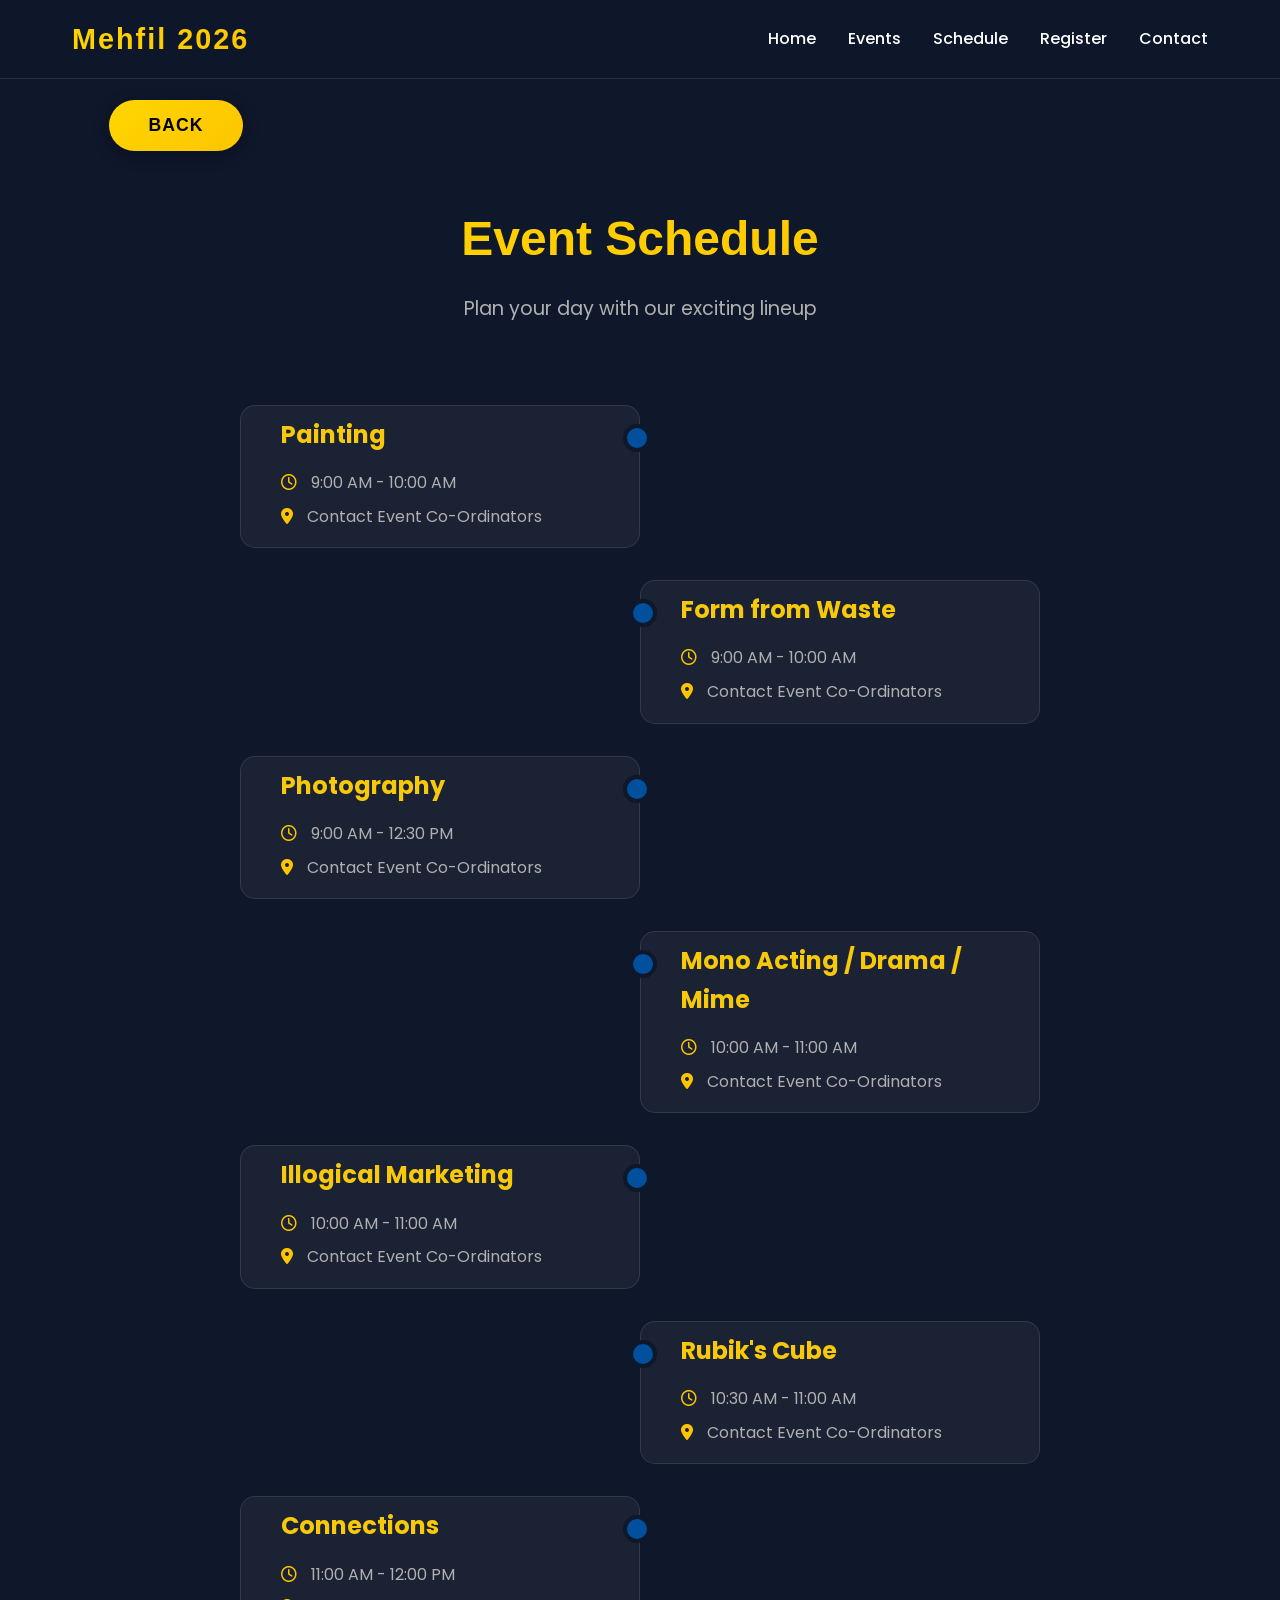
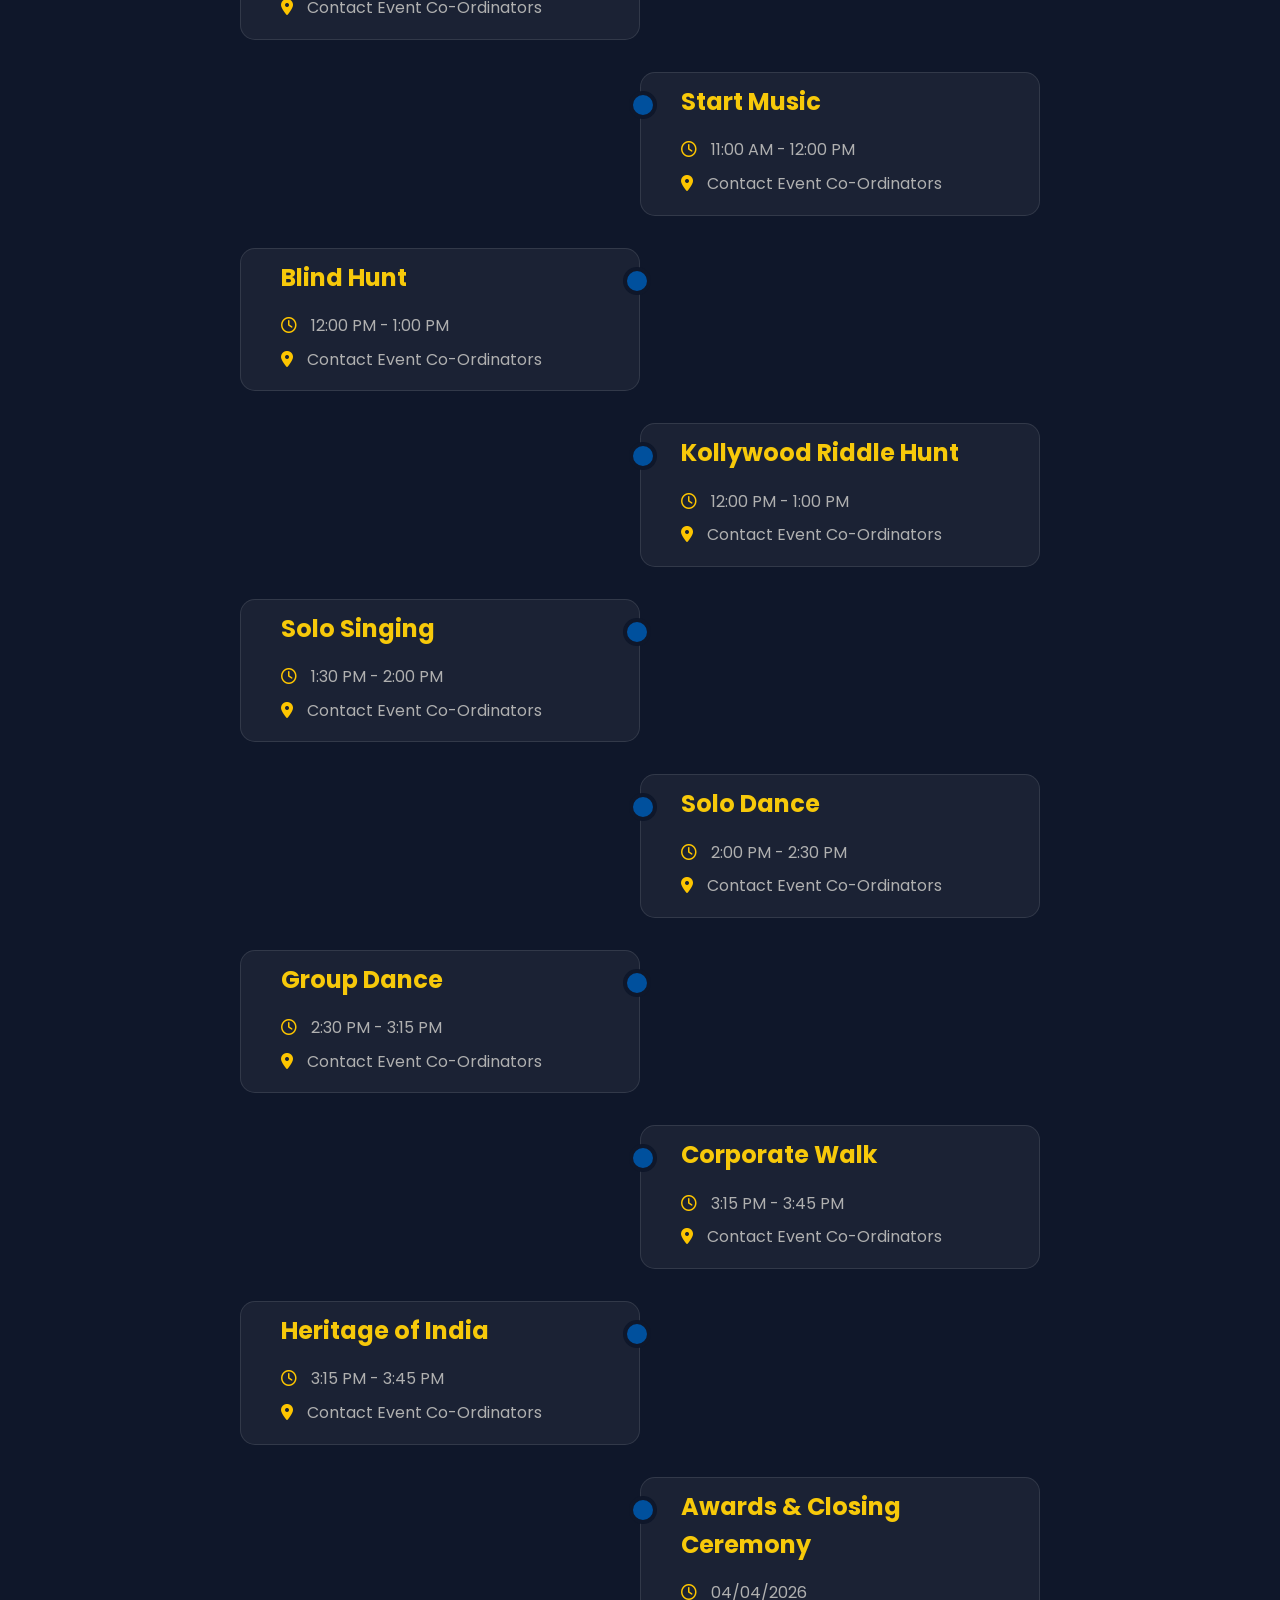
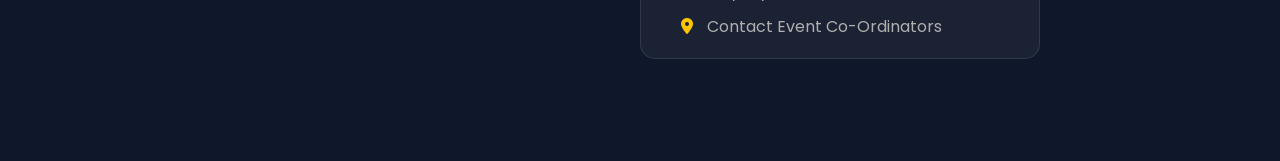
<file: schedule.html>
<!DOCTYPE html>
<html lang="en">

<head>
    <meta charset="UTF-8">
    <meta name="viewport" content="width=device-width, initial-scale=1.0">
    <title>Mehfil 2026 - Schedule</title>

    <link rel="stylesheet" href="style.css">

    <!-- Font Awesome -->
    <link rel="stylesheet"
        href="https://cdnjs.cloudflare.com/ajax/libs/font-awesome/6.0.0/css/all.min.css">

    <!-- Fonts -->
    <link
        href="https://fonts.googleapis.com/css2?family=Poppins:wght@300;400;500;600;700&display=swap"
        rel="stylesheet">
</head>

<body>

    <!-- ✅ LOADER -->
    <div id="loader">
        <div class="spinner"></div>
        <h2>Loading Mehfil 2026...</h2>
    </div>

    <!-- ✅ HEADER -->
    <header id="header">
        <div class="container">
            <div class="logo">
                <h1>Mehfil 2026</h1>
            </div>

            <nav id="nav-menu">
                <ul>
                    <li><a href="index.html#home">Home</a></li>
                    <li><a href="index.html#events">Events</a></li>
                    <li><a href="index.html#schedule">Schedule</a></li>
                    <li><a href="index.html#register">Register</a></li>
                    <li><a href="index.html#contact">Contact</a></li>
                </ul>
            </nav>

            <!-- ✅ HAMBURGER -->
            <div class="hamburger" id="hamburger">
                <span></span>
                <span></span>
                <span></span>
            </div>
        </div>
    </header>

        <!-- Schedule Section -->
    <section id="schedule" class="schedule">
        <div class="container">
            <div class="section-header">
                <a href="index.html#schedule"> <button style="margin-bottom: 20px; margin-right: 80%; " class="btn-primary">Back</button></a>
                <h2 class="fade-in">Event Schedule</h2>
                <p class="fade-in">Plan your day with our exciting lineup</p>
                 
            </div>

            <div class="timeline">
                <div class="timeline-item fade-in">
                    <div class="timeline-dot"></div>
                    <div class="timeline-content">
                        <h3>Painting</h3>
                        <p><i class="far fa-clock"></i> 9:00 AM - 10:00 AM</p>
                        <p><i class="fas fa-map-marker-alt"></i> Contact Event Co-Ordinators</p>
                    </div>
                </div>

                <div class="timeline-item fade-in">
                    <div class="timeline-dot"></div>
                    <div class="timeline-content">
                        <h3>Form from Waste</h3>
                        <p><i class="far fa-clock"></i> 9:00 AM - 10:00 AM</p>
                        <p><i class="fas fa-map-marker-alt"></i> Contact Event Co-Ordinators</p>
                    </div>
                </div>

                <div class="timeline-item fade-in">
                    <div class="timeline-dot"></div>
                    <div class="timeline-content">
                        <h3>Photography</h3>
                        <p><i class="far fa-clock"></i> 9:00 AM - 12:30 PM</p>
                        <p><i class="fas fa-map-marker-alt"></i> Contact Event Co-Ordinators</p>
                    </div>
                </div>

                <div class="timeline-item fade-in">
                    <div class="timeline-dot"></div>
                    <div class="timeline-content">
                        <h3>Mono Acting / Drama / Mime</h3>
                        <p><i class="far fa-clock"></i> 10:00 AM - 11:00 AM</p>
                        <p><i class="fas fa-map-marker-alt"></i> Contact Event Co-Ordinators</p>
                    </div>
                </div>

                <div class="timeline-item fade-in">
                    <div class="timeline-dot"></div>
                    <div class="timeline-content">
                        <h3>Illogical Marketing</h3>
                        <p><i class="far fa-clock"></i> 10:00 AM - 11:00 AM</p>
                        <p><i class="fas fa-map-marker-alt"></i> Contact Event Co-Ordinators</p>
                    </div>
                </div>

                <div class="timeline-item fade-in">
                    <div class="timeline-dot"></div>
                    <div class="timeline-content">
                        <h3>Rubik's Cube</h3>
                        <p><i class="far fa-clock"></i> 10:30 AM - 11:00 AM</p>
                        <p><i class="fas fa-map-marker-alt"></i> Contact Event Co-Ordinators</p>
                    </div>
                </div>

                <div class="timeline-item fade-in">
                    <div class="timeline-dot"></div>
                    <div class="timeline-content">
                        <h3>Connections</h3>
                        <p><i class="far fa-clock"></i> 11:00 AM - 12:00 PM</p>
                        <p><i class="fas fa-map-marker-alt"></i> Contact Event Co-Ordinators</p>
                    </div>
                </div>

                <div class="timeline-item fade-in">
                    <div class="timeline-dot"></div>
                    <div class="timeline-content">
                        <h3>Start Music</h3>
                        <p><i class="far fa-clock"></i> 11:00 AM - 12:00 PM</p>
                        <p><i class="fas fa-map-marker-alt"></i> Contact Event Co-Ordinators</p>
                    </div>
                </div>


                <div class="timeline-item fade-in">
                    <div class="timeline-dot"></div>
                    <div class="timeline-content">
                        <h3>Blind Hunt </h3>
                        <p><i class="far fa-clock"></i> 12:00 PM - 1:00 PM</p>
                        <p><i class="fas fa-map-marker-alt"></i> Contact Event Co-Ordinators</p>
                    </div>
                </div>



                <div class="timeline-item fade-in">
                    <div class="timeline-dot"></div>
                    <div class="timeline-content">
                        <h3>Kollywood Riddle Hunt</h3>
                        <p><i class="far fa-clock"></i> 12:00 PM - 1:00 PM</p>
                        <p><i class="fas fa-map-marker-alt"></i> Contact Event Co-Ordinators</p>
                    </div>
                </div>







                <div class="timeline-item fade-in">
                    <div class="timeline-dot"></div>
                    <div class="timeline-content">
                        <h3>Solo Singing</h3>
                        <p><i class="far fa-clock"></i> 1:30 PM - 2:00 PM</p>
                        <p><i class="fas fa-map-marker-alt"></i> Contact Event Co-Ordinators</p>
                    </div>
                </div>

                <div class="timeline-item fade-in">
                    <div class="timeline-dot"></div>
                    <div class="timeline-content">
                        <h3>Solo Dance</h3>
                        <p><i class="far fa-clock"></i> 2:00 PM - 2:30 PM</p>
                        <p><i class="fas fa-map-marker-alt"></i> Contact Event Co-Ordinators</p>
                    </div>
                </div>

                <div class="timeline-item fade-in">
                    <div class="timeline-dot"></div>
                    <div class="timeline-content">
                        <h3>Group Dance</h3>
                        <p><i class="far fa-clock"></i> 2:30 PM - 3:15 PM</p>
                        <p><i class="fas fa-map-marker-alt"></i> Contact Event Co-Ordinators</p>
                    </div>
                </div>

                <div class="timeline-item fade-in">
                    <div class="timeline-dot"></div>
                    <div class="timeline-content">
                        <h3>Corporate Walk</h3>
                        <p><i class="far fa-clock"></i> 3:15 PM - 3:45 PM</p>
                        <p><i class="fas fa-map-marker-alt"></i> Contact Event Co-Ordinators</p>
                    </div>
                </div>

                <div class="timeline-item fade-in">
                    <div class="timeline-dot"></div>
                    <div class="timeline-content">
                        <h3>Heritage of India</h3>
                        <p><i class="far fa-clock"></i> 3:15 PM - 3:45 PM </p>
                        <p><i class="fas fa-map-marker-alt"></i> Contact Event Co-Ordinators</p>
                    </div>
                </div>

                <div class="timeline-item fade-in">
                    <div class="timeline-dot"></div>
                    <div class="timeline-content">
                        <h3>Awards & Closing Ceremony</h3>
                        <p><i class="far fa-clock"></i> 04/04/2026</p>
                        <p><i class="fas fa-map-marker-alt"></i> Contact Event Co-Ordinators</p>
                    </div>
                </div>
            </div>
        </div>
    </section>

    <!-- ✅ JAVASCRIPT -->
    <script>
        // 🔥 LOADER FIX
        window.addEventListener("load", function () {
            document.getElementById("loader").style.display = "none";
        });

        // 🔥 HAMBURGER MENU FIX
        const hamburger = document.getElementById("hamburger");
        const navMenu = document.getElementById("nav-menu");

        hamburger.addEventListener("click", () => {
            navMenu.classList.toggle("active");
            hamburger.classList.toggle("open");
        });
    </script>

</body>

</html>
</file>
<file: style.css>
/* CSS Variables */
:root {
    --primary-gradient: linear-gradient(135deg, #ffd500 0%, #fdc500 100%);
    --primary-color: #00509d;
    --secondary-color: #003f88;
    --accent-color: #ffd500;
    --header-height: 72px;
    --neon-cyan: #fdc500;
    --text-color: #ffffff;
    --text-secondary: #b0b0b0;
    --bg-color: #0f172a;
    --card-bg: rgba(255, 255, 255, 0.05);
    --border-color: rgba(255, 255, 255, 0.1);
    --shadow: 0 8px 32px rgba(0, 0, 0, 0.3);
    --transition: all 0.3s ease;
}


/* Reset and Base Styles */
* {
    margin: 0;
    padding: 0; 
    box-sizing: border-box;
}

/* Smooth scrolling and best-practice rendering hints */
html {
    scroll-behavior: smooth;
    -webkit-font-smoothing: antialiased;
    -moz-osx-font-smoothing: grayscale;
}

body {
    font-family: 'Poppins', sans-serif;
    background-color: var(--bg-color);
    color: var(--text-color);
    line-height: 1.6;
    overflow-x: hidden;
    transition: var(--transition);
}

.container {
    max-width: 1200px;
    margin: 0 auto;
    padding: 0 20px;
}

/* Loading Animation */
#loader {
    position: fixed;
    top: 0;
    left: 0;
    width: 100%;
    height: 100%;
    background: var(--bg-color);
    display: flex;
    flex-direction: column;
    justify-content: center;
    align-items: center;
    z-index: 9999;
    transition: var(--transition);
}

.spinner {
    width: 50px;
    height: 50px;
    border: 5px solid var(--border-color);
    border-top: 5px solid var(--primary-color);
    border-radius: 50%;
    animation: spin 1s linear infinite;
    margin-bottom: 20px;
}

@keyframes spin {
    0% { transform: rotate(0deg); }
    100% { transform: rotate(360deg); }
}

#loader h2 {
    font-family: 'Montserrat', sans-serif;
    font-size: 1.5rem;
    font-weight: 600;
    background: var(--primary-gradient);
    -webkit-background-clip: text;
    -webkit-text-fill-color: transparent;
    background-clip: text;
}

/* Header */
header {
    position: fixed;
    top: 0;
    left: 0;
    width: 100%;
    background: rgba(15, 23, 42, 0.9);
    backdrop-filter: blur(10px);
    z-index: 1000;
    transition: var(--transition);
    border-bottom: 1px solid var(--border-color);
}

header.scrolled {
    background: rgba(15, 23, 42, 0.95);
    box-shadow: var(--shadow);
}

header .container {
    display: flex;
    justify-content: space-between;
    align-items: center;
    padding: 1rem 2rem;
}

.logo h1 {
    font-family: 'Montserrat', sans-serif;
    font-size: 1.8rem;
    font-weight: 800;
    background: var(--primary-gradient);
    -webkit-background-clip: text;
    -webkit-text-fill-color: transparent;
    background-clip: text;
    letter-spacing: 2px;
}

nav ul {
    display: flex;
    list-style: none;
    gap: 2rem;
}

nav ul li a {
    color: var(--text-color);
    text-decoration: none;
    font-weight: 500;
    position: relative;
    transition: var(--transition);
}

nav ul li a:hover {
    color: var(--primary-color);
}

nav ul li a::after {
    content: '';
    position: absolute;
    bottom: -5px;
    left: 0;
    width: 0;
    height: 2px;
    background: var(--primary-gradient);
    transition: var(--transition);
}

nav ul li a:hover::after {
    width: 100%;
}


.hamburger {
    display: none;
    flex-direction: column;
    cursor: pointer;
}

.hamburger span {
    width: 25px;
    height: 3px;
    background: var(--text-color);
    margin: 3px 0;
    transition: 0.3s;
    border-radius: 2px;
}

/* Mobile navigation: show hamburger and turn nav into an overlay */
@media (max-width: 768px) {
    .hamburger {
        display: flex;
        z-index: 1100;
    }

    nav {
        position: fixed;
        top: var(--header-height);
        left: 0;
        right: 0;
        bottom: 0;
        background: rgba(15, 23, 42, 0.98);
        backdrop-filter: blur(8px);
        display: none; /* shown when active */
        flex-direction: column;
        padding: 1.5rem 1.25rem;
        overflow-y: auto;
    }

    nav.active {
        display: flex;
    }

    nav ul {
        flex-direction: column;
        gap: 1rem;
        align-items: flex-start;
    }

    nav ul li a {
        font-size: 1.05rem;
        padding: 0.5rem 0;
    }

    .hamburger.active span:nth-child(1) {
        transform: translateY(6px) rotate(45deg);
    }

    .hamburger.active span:nth-child(2) {
        opacity: 0;
    }

    .hamburger.active span:nth-child(3) {
        transform: translateY(-6px) rotate(-45deg);
    }
}

/* Hero Section */
.hero {
    min-height: 100vh;
    display: flex;
    align-items: center;
    justify-content: center;
    text-align: center;
    position: relative;
    overflow: hidden;
}

.hero::before {
    content: '';
    position: absolute;
    top: 0;
    left: 0;
    width: 100%;
    height: 100%;
    background: radial-gradient(circle at center, rgba(0, 80, 157, 0.3) 0%, transparent 50%);
    z-index: -1;
}

.hero-content {
    max-width: 800px;
    z-index: 1;
}

.hero-content h1 {
    font-family: 'Montserrat', sans-serif;
    font-size: clamp(2rem, 6vw, 4rem);
    font-weight: 800;
    margin-bottom: 1rem;
    line-height: 1.2;
}

.hero-content h1 span {
    background: var(--primary-gradient);
    -webkit-background-clip: text;
    -webkit-text-fill-color: transparent;
    background-clip: text;
}

.hero-content p {
    font-size: 1.2rem;
    color: var(--text-secondary);
    margin-bottom: 3rem;
}

.hero-stats {
    display: flex;
    justify-content: center;
    gap: 3rem;
    margin-bottom: 2rem;
    flex-wrap: wrap;
}

.hero-vibe {
    text-align: center;
    margin-bottom: 3rem;
}

.hero-vibe h3 {
    font-size: 2.5rem;
    font-weight: 800;
    background: var(--primary-gradient);
    -webkit-background-clip: text;
    -webkit-text-fill-color: transparent;
    background-clip: text;
    text-transform: uppercase;
    letter-spacing: 2px;
}

.stat {
    text-align: center;
}

.stat h3 {
    font-size: 2.5rem;
    font-weight: 700;
    background: var(--primary-gradient);
    -webkit-background-clip: text;
    -webkit-text-fill-color: transparent;
    background-clip: text;
}

.stat p {
    font-size: 0.9rem;
    color: var(--text-secondary);
    text-transform: uppercase;
    letter-spacing: 1px;
}

/* Buttons */
.btn-primary {
    background: var(--primary-gradient);
    color: black;
    padding: 15px 40px;
    border: none;
    border-radius: 50px;
    font-size: 1.1rem;
    font-weight: 600;
    text-decoration: none;
    cursor: pointer;
    transition: var(--transition);
    box-shadow: 0 4px 15px rgba(0, 8, 20, 0.4);
    text-transform: uppercase;
    letter-spacing: 1px;
}

.btn-primary:hover {
    transform: translateY(-3px);
    box-shadow: 0 8px 25px rgba(0, 8, 20, 0.6);
}

.btn-secondary {
    background: transparent;
    color: var(--text-color);
    padding: 12px 30px;
    border: 1px solid var(--border-color);
    border-radius: 50px;
    font-size: 1rem;
    font-weight: 600;
    cursor: pointer;
    transition: var(--transition);
    text-transform: uppercase;
    letter-spacing: 1px;
}

.btn-secondary:hover {
    background: var(--card-bg);
    border-color: var(--primary-color);
    transform: translateY(-2px);
}

/* Sections */
section {
    padding: 100px 0;
}

.section-header {
    text-align: center;
    margin-bottom: 5rem;
}

.section-header h2 {
    font-family: 'Montserrat', sans-serif;
    font-size: 3rem;
    font-weight: 700;
    margin-bottom: 1rem;
    background: var(--primary-gradient);
    -webkit-background-clip: text;
    -webkit-text-fill-color: transparent;
    background-clip: text;
}

.section-header p {
    font-size: 1.2rem;
    color: var(--text-secondary);
}

/* Filter Container */
.filter-container {
    display: flex;
    justify-content: center;
    gap: 1rem;
    margin-bottom: 3rem;
    flex-wrap: wrap;
}

.filter-btn {
    background: var(--card-bg);
    border: 1px solid var(--border-color);
    color: var(--text-color);
    padding: 10px 20px;
    border-radius: 50px;
    font-size: 1rem;
    font-weight: 600;
    cursor: pointer;
    transition: var(--transition);
    text-transform: uppercase;
    letter-spacing: 1px;
}

.filter-btn:hover {
    background: var(--primary-gradient);
    border-color: var(--primary-color);
    transform: translateY(-2px);
}

.filter-btn.active {
    background: var(--primary-gradient);
    border-color: var(--primary-color);
    color: black;
}

/* Events Grid */
.events-grid {
    display: grid;
    grid-template-columns: repeat(auto-fill, minmax(300px, 1fr));
    gap: 2rem;
}

/* Flip Card Styles - Cross-browser Fixed */
.event-card {
    perspective: 1000px;
    -webkit-perspective: 1000px;
    perspective-origin: 50% 50%;
    -webkit-perspective-origin: 50% 50%;
    position: relative;
    height: 320px; /* Fixed height for consistent flipping */
    cursor: pointer;
}

.event-card-inner {
    position: relative;
    width: 100%;
    height: 100%;
    text-align: center;
    transition: transform 0.8s cubic-bezier(0.68, -0.55, 0.265, 1.55);
    transform-style: preserve-3d;
    -webkit-transform-style: preserve-3d;
    transform: translateZ(0);
    -webkit-transform: translateZ(0);
}

.event-card-inner.flipped {
    transform: rotateY(180deg);
    -webkit-transform: rotateY(180deg);
}

.event-card-front,
.event-card-back {
    position: absolute;
    width: 100%;
    height: 100%;
    backface-visibility: hidden;
    -webkit-backface-visibility: hidden;
    border-radius: 20px;
    overflow: hidden;
    transform: translateZ(0);
    -webkit-transform: translateZ(0);
}

.event-card-front {
    background: linear-gradient(135deg, #1e293b 0%, #0f172a 100%);
    display: flex;
    flex-direction: column;
}

.event-card-back {
    /* background: linear-gradient(135deg, rgba(0, 80, 157, 0.95), rgba(0, 63, 136, 0.95)); */
    /* background: linear-gradient(135deg, rgba(0, 80, 157, 0.3), rgba(0, 63, 136, 0.3)); */
     background: linear-gradient(135deg, #1e293b 0%, #0f172a 100%);
    color: white;
    transform: rotateY(180deg);
    -webkit-transform: rotateY(180deg);
    padding: 2rem;
    display: flex;
    flex-direction: column;
    justify-content: space-between;
    overflow-y: auto;
    -webkit-overflow-scrolling: touch; /* iOS smooth scrolling */
}

.event-timing {
    display: flex;
    align-items: center;
    justify-content: center;
    gap: 10px;
    margin-bottom: 20px;
    font-size: 1.1rem;
    font-weight: 600;
    color: #f7c90a;
}

.event-timing i {
    font-size: 1.2rem;
}

.event-details h3 {
    font-size: 1.5rem;
    margin-bottom: 15px;
    color: white;
}

.event-details p {
    margin-bottom: 25px;
    line-height: 1.6;
    font-size: 1rem;
}

.event-rules {
    margin-bottom: 30px;
    text-align: left;
}

.event-rules h4 {
    margin-bottom: 15px;
    font-size: 1.1rem;
    border-bottom: 2px solid rgba(255, 255, 255, 0.3);
    padding-bottom: 10px;
}

.event-rules ul {
    list-style: none;
    padding: 0;
    margin: 0;
}

.event-rules li {
    padding: 5px 0;
    border-bottom: 1px solid rgba(255, 255, 255, 0.2);
    font-size: 0.9rem;
}

.event-rules li:last-child {
    border-bottom: none;
}

/* Modern Event Cards */
.event-card {
    background: var(--card-bg);
    border: 1px solid var(--border-color);
    border-radius: 20px;
    overflow: hidden;
    transition: var(--transition);
    backdrop-filter: blur(10px);
    position: relative;
    cursor: pointer;
    min-height: 300px;
    height: auto; /* allow content to wrap and avoid overlap on small screens */
    display: flex;
    flex-direction: column;
}

.event-card:hover {
    transform: scale(1.05);
    border-color: var(--primary-color);
    box-shadow: var(--shadow);
}

/* Event Image Section */
.event-image {
    height: 60%;
    background: linear-gradient(135deg, rgba(0, 80, 157, 0.3), rgba(0, 63, 136, 0.3));
    display: flex;
    align-items: center;
    justify-content: center;
    position: relative;
    overflow: hidden;
}

.event-image::before {
    content: '';
    position: absolute;
    top: 0;
    left: 0;
    right: 0;
    bottom: 0;
    /* background: radial-gradient(circle at center, rgba(76, 30, 204, 0.699) 0%, transparent 70%); */
    background:linear-gradient(135deg,#0F172A, rgb(0, 63, 136));
    pointer-events: none;
}

.event-icon {
    font-size: 4rem;
    filter: drop-shadow(0 4px 8px rgba(0, 0, 0, 0.3));
    transition: var(--transition);
    z-index: 2;
}

.event-card:hover .event-icon {
    transform: scale(1.2) rotate(5deg);
}

/* Event Content Section */
.event-content {
    flex: 1;
    padding: 1.5rem;
    display: flex;
    flex-direction: column;
    justify-content: space-between;
    position: relative;
    background-color: #0F172A;
}

.event-content h3 {
    font-size: 1.5rem;
    font-weight: 700;
    margin-bottom: 1rem;
    color: var(--text-color);
    transition: var(--transition);
}

.event-card:hover .event-content h3 {
    color: var(--primary-color);
}

/* Event Overlay
.event-overlay {
    position: absolute;
    top: 0;
    left: 0;
    right: 0;
    bottom: 0;
    background: rgba(15, 23, 42, 0.9);
    backdrop-filter: blur(10px);
    padding: 1.5rem;
    display: flex;
    flex-direction: column;
    justify-content: center;
    align-items: center;
    opacity: 0;
    visibility: hidden;
    transition: var(--transition);
    text-align: center;
}

.event-card:hover .event-overlay {
    opacity: 1;
    visibility: visible;
}

.event-overlay p {
    color: var(--text-secondary);
    margin-bottom: 2rem;
    line-height: 1.6;
}

.event-overlay .btn-primary {
    padding: 12px 30px;
    font-size: 1rem;
    border-radius: 30px;
    box-shadow: 0 4px 15px rgba(102, 126, 234, 0.4);
} */

.event-overlay {
    position: absolute;
    top: 0;
    left: 0;
    right: 0;
    bottom: 0;
    background: rgba(15, 23, 42, 0.95);
    backdrop-filter: blur(10px);
    padding: 1.5rem;

    display: flex;
    flex-direction: column;

    overflow-y: auto;   /* 🔥 THIS ENABLES SCROLL */
    
    opacity: 0;
    visibility: hidden;
    transition: var(--transition);
}

/* Content alignment */
.event-overlay p {
    margin-bottom: 20px;
    line-height: 1.6;
}

/* 🔥 Push button to bottom */
.event-overlay .btn-primary {
    margin-top: auto;
}

/* Event Tags */
.event-tag {
    position: absolute;
    top: 15px;
    right: 15px;
    background: rgba(255, 255, 255, 0.1);
    backdrop-filter: blur(10px);
    border: 1px solid var(--border-color);
    color: var(--text-color);
    padding: 6px 12px;
    border-radius: 20px;
    font-size: 0.8rem;
    font-weight: 600;
    text-transform: uppercase;
    transition: var(--transition);
}

.event-card:hover .event-tag {
    background: var(--primary-gradient);
    border-color: var(--primary-color);
    color: white;
}

/* Event Modal */
.event-modal {
    display: none;
    position: fixed;
    z-index: 2000;
    left: 0;
    top: 0;
    width: 100%;
    height: 100%;
    background: linear-gradient(135deg, rgba(15, 23, 42, 0.9), rgba(15, 23, 42, 0.8));
    backdrop-filter: blur(10px);
}

.event-modal .modal-content {
    background: var(--card-bg);
    margin: 5% auto;
    border-radius: 20px;
    width: 90%;
    max-width: 600px;
    border: 1px solid var(--border-color);
    position: relative;
    display: flex;
    flex-direction: column;
    max-height: 85vh;
    overflow: hidden;
}

.modal-body {
    padding: 0;
    display: flex;
    flex-direction: column;
    height: 100%;
    overflow: hidden;
}

/* Animated Image Section */
.modal-image-section {
    flex: 1;
    background: linear-gradient(135deg, var(--primary-color), var(--secondary-color));
    display: flex;
    flex-direction: column;
    align-items: center;
    justify-content: center;
    position: relative;
    cursor: pointer;
    transition: var(--transition);
    min-height: 250px;
}

.modal-image-section:hover {
    transform: scale(1.02);
}

.animated-event-image {
    position: relative;
    width: 200px;
    height: 200px;
    display: flex;
    align-items: center;
    justify-content: center;
}

.modal-icon {
    font-size: 6rem;
    color: white;
    text-shadow: 0 4px 15px rgba(0, 0, 0, 0.3);
    animation: float 3s ease-in-out infinite;
    position: relative;
    z-index: 3;
}

.pulse-animation {
    position: absolute;
    width: 100%;
    height: 100%;
    border: 4px solid rgba(255, 255, 255, 0.3);
    border-radius: 50%;
    animation: pulse 2s ease-in-out infinite;
    z-index: 1;
}

@keyframes pulse {
    0% {
        transform: scale(0.8);
        opacity: 1;
    }
    100% {
        transform: scale(1.4);
        opacity: 0;
    }
}

.floating-elements {
    position: absolute;
    width: 100%;
    height: 100%;
    pointer-events: none;
}

.floating-element {
    position: absolute;
    font-size: 2rem;
    animation: floatRotate 4s linear infinite;
    z-index: 2;
}

.element-1 {
    top: 10%;
    left: 10%;
    animation-delay: 0s;
}

.element-2 {
    top: 20%;
    right: 15%;
    animation-delay: 1s;
}

.element-3 {
    bottom: 20%;
    left: 20%;
    animation-delay: 2s;
}

.element-4 {
    bottom: 15%;
    right: 10%;
    animation-delay: 3s;
}

@keyframes floatRotate {
    0% {
        transform: translateY(0) rotate(0deg);
        opacity: 0;
    }
    50% {
        opacity: 1;
    }
    100% {
        transform: translateY(-20px) rotate(360deg);
        opacity: 0;
    }
}

.image-overlay {
    position: absolute;
    bottom: 0;
    left: 0;
    right: 0;
    background: rgba(0, 0, 0, 0.7);
    padding: 1.5rem;
    text-align: center;
    backdrop-filter: blur(5px);
    transition: var(--transition);
}

.image-overlay h3 {
    font-size: 1.5rem;
    margin-bottom: 0.5rem;
    color: white;
    font-weight: 700;
}

.tap-hint {
    color: rgba(255, 255, 255, 0.8);
    font-size: 0.9rem;
    font-weight: 500;
    animation: blink 2s infinite;
}

@keyframes blink {
    0%, 100% { opacity: 0.5; }
    50% { opacity: 1; }
}

/* Event Details Section */
.modal-details-section {
    flex: 2;
    background: var(--card-bg);
    padding: 2rem;
    overflow-y: auto;
    animation: slideUp 0.5s ease;
}

@keyframes slideUp {
    from {
        opacity: 0;
        transform: translateY(20px);
    }
    to {
        opacity: 1;
        transform: translateY(0);
    }
}

.modal-info {
    display: flex;
    flex-direction: column;
    gap: 1.5rem;
}

.modal-info h2 {
    font-size: 2rem;
    font-weight: 700;
    margin-bottom: 1rem;
    background: var(--primary-gradient);
    -webkit-background-clip: text;
    -webkit-text-fill-color: transparent;
    background-clip: text;
}

.event-rules-section h3 {
    font-size: 1.3rem;
    font-weight: 600;
    margin-bottom: 1rem;
    color: #fdc500;
    border-bottom: 2px solid var(--primary-color);
    padding-bottom: 0.5rem;
}

.modal-info p {
    font-size: 1.1rem;
    color: var(--text-secondary);
    line-height: 1.6;
    margin-bottom: 1.5rem;
}

/* Rules List Styling */
.rules-list {
    list-style: none;
    padding: 0;
    margin: 0;
}

.rules-list li {
    position: relative;
    padding-left: 30px;
    margin-bottom: 1rem;
    font-size: 1rem;
    color: var(--text-secondary);
    line-height: 1.6;
    transition: var(--transition);
}

.rules-list li:hover {
    color: var(--text-color);
    transform: translateX(5px);
}

.rules-list li::before {
    content: '';
    position: absolute;
    left: 0;
    top: 50%;
    transform: translateY(-50%);
    width: 20px;
    height: 2px;
    background: var(--primary-gradient);
    border-radius: 2px;
}

.rules-list li::after {
    content: '•';
    position: absolute;
    left: 22px;
    top: 50%;
    transform: translateY(-50%);
    color: var(--primary-color);
    font-size: 1.5rem;
    font-weight: bold;
}

.modal-actions {
    display: flex;
    gap: 1rem;
    justify-content: center;
    margin-top: 1rem;
    padding-top: 1rem;
    border-top: 1px solid var(--border-color);
}

.modal-actions .btn-primary {
    padding: 15px 40px;
    font-size: 1.1rem;
}

.modal-actions .btn-secondary {
    padding: 15px 40px;
    font-size: 1.1rem;
}

.close-btn {
    position: absolute;
    top: 1rem;
    right: 1rem;
    font-size: 2rem;
    cursor: pointer;
    color: var(--text-secondary);
    transition: var(--transition);
    background: rgba(255, 255, 255, 0.1);
    border: 1px solid var(--border-color);
    width: 40px;
    height: 40px;
    border-radius: 50%;
    display: flex;
    align-items: center;
    justify-content: center;
    z-index: 10;
}

.close-btn:hover {
    color: var(--text-color);
    background: var(--primary-gradient);
    border-color: var(--primary-color);
    transform: rotate(90deg);
}

/* Modal Toggle Animation */
.modal-image-section.tapped {
    background: linear-gradient(135deg, rgba(0, 80, 157, 0.5), rgba(0, 63, 136, 0.5));
}

.modal-image-section.tapped .modal-icon {
    animation: floatTap 0.5s ease-in-out;
}

@keyframes floatTap {
    0% { transform: translateY(0px) scale(1); }
    50% { transform: translateY(-20px) scale(1.1); }
    100% { transform: translateY(0px) scale(1); }
}

/* Staggered Animation */
.events-grid .event-card {
    animation: staggerIn 0.6s ease forwards;
    animation-delay: calc(var(--i) * 0.1s);
}

@keyframes staggerIn {
    from {
        opacity: 0;
        transform: translateY(50px) scale(0.9);
    }
    to {
        opacity: 1;
        transform: translateY(0) scale(1);
    }
}

/* Responsive Design for Events */
@media (max-width: 600px) {
    .events-grid {
        grid-template-columns: 1fr;
        gap: 1.5rem;
    }
    
    .event-card {
        height: 250px;
    }
    
    .event-icon {
        font-size: 3rem;
    }
    
    .event-content h3 {
        font-size: 1.2rem;
    }
    
    .modal-modal .modal-content {
        width: 95%;
        height: 70vh;
    }
    
    .modal-icon {
        font-size: 4rem;
    }
    
    .modal-info {
        padding: 1.5rem;
    }
    
    .modal-info h2 {
        font-size: 1.5rem;
    }
    
    .filter-container {
        gap: 0.5rem;
    }
    
    .filter-btn {
        padding: 8px 16px;
        font-size: 0.9rem;
    }
}

/* Responsive Design for Flip Clock */
@media (max-width: 768px) {
    .flip-clock-container {
        gap: 1rem;
    }
    
    .flip-clock-unit {
        width: 80px;
        height: 100px;
    }
    
    .flip-clock-front,
    .flip-clock-back {
        font-size: 2.5rem;
        padding: 1rem;
    }
    
    .flip-clock-label {
        font-size: 0.8rem;
        margin-top: 0.3rem;
    }
}

@media (max-width: 480px) {
    .flip-clock-container {
        gap: 0.5rem;
    }
    
    .flip-clock-unit {
        width: 70px;
        height: 90px;
    }
    
    .flip-clock-front,
    .flip-clock-back {
        font-size: 2rem;
        padding: 0.8rem;
    }
    
    .flip-clock-label {
        font-size: 0.7rem;
        margin-top: 0.2rem;
    }
    
    .countdown-container {
        padding: 2rem 1.5rem;
        margin: 1.5rem 0;
    }
    
    .countdown-header h2 {
        font-size: 1.5rem;
    }
    
    .countdown-subtitle {
        font-size: 0.9rem;
    }
}

/* Touch-friendly buttons for mobile */
@media (max-width: 768px) {
    .btn-primary {
        padding: 12px 30px;
        font-size: 1rem;
    }
    
    .btn-secondary {
        padding: 10px 25px;
        font-size: 0.9rem;
    }
    
    .filter-btn {
        padding: 8px 16px;
        font-size: 0.85rem;
        min-height: 40px;
    }
}

/* Schedule Section */
.timeline {
    position: relative;
    max-width: 800px;
    margin: 0 auto;
}

/* .timeline::after {
    content: '';
    position: absolute;
    width: 4px;
    background: var(--primary-gradient);
    top: 0;
    bottom: 0;
    left: 50%;
    margin-left: -2px;
    border-radius: 2px;
} */

.timeline-item {
    padding: 10px 40px;
    position: relative;
    width: 50%;
    background: var(--card-bg);
    border: 1px solid var(--border-color);
    border-radius: 15px;
    margin-bottom: 2rem;
}

.timeline-item:nth-child(odd) {
    left: 0;
}

.timeline-item:nth-child(even) {
    left: 50%;
}

.timeline-item::after {
    content: '';
    position: absolute;
    width: 20px;
    height: 20px;
    background: var(--primary-color);
    border: 4px solid var(--bg-color);
    top: 18px;
    border-radius: 50%;
    z-index: 1;
}

.timeline-item:nth-child(odd)::after {
    right: -12px;
}

.timeline-item:nth-child(even)::after {
    left: -12px;
}

.timeline-content h3 {
    font-size: 1.5rem;
    margin-bottom: 1rem;
    color: #F7C90A;
}

.timeline-content p {
    color: var(--text-secondary);
    margin-bottom: 0.5rem;
}

.timeline-content i {
    color: var(--neon-cyan);
    margin-right: 10px;
}

/* Registration Section */
.registration-form {
    max-width: 600px;
    margin: 0 auto;
    background: var(--card-bg);
    padding: 3rem;
    border-radius: 20px;
    border: 1px solid var(--border-color);
    backdrop-filter: blur(10px);
}

.form-group {
    margin-bottom: 1.5rem;
}

.form-group label {
    display: block;
    margin-bottom: 0.5rem;
    font-weight: 500;
    color: var(--text-secondary);
}

.form-group input,
.form-group select {
    width: 100%;
    padding: 15px;
    border: 1px solid var(--border-color);
    border-radius: 10px;
    background: rgba(255, 255, 255, 0.05);
    color: var(--text-color);
    background-color:#0f172a;
    font-size: 1rem;
    transition: var(--transition);
}

.form-group input:focus,
.form-group select:focus {
    outline: none;
    border-color: var(--primary-color);
    box-shadow: 0 0 0 3px rgba(0, 8, 20, 0.1);
}

.success-message {
    margin-top: 2rem;
    padding: 1rem;
    background: rgba(34, 197, 94, 0.1);
    border: 1px solid rgba(34, 197, 94, 0.3);
    border-radius: 10px;
    color: #22c55e;
    display: flex;
    align-items: center;
    gap: 10px;
}

/* Contact Section */
.contact-content {
    display: grid;
    grid-template-columns: 2fr 1fr;
    gap: 3rem;
}

.contact-info {
    display: flex;
    flex-direction: column;
    gap: 2rem;
}

.info-item {
    display: flex;
    align-items: center;
    gap: 1.5rem;
    padding: 1.5rem;
    background: var(--card-bg);
    border: 1px solid var(--border-color);
    border-radius: 15px;
    transition: var(--transition);
}

.info-item:hover {
    transform: translateX(10px);
    border-color: var(--primary-color);
}

.info-item i {
    font-size: 2rem;
    color: var(--primary-color);
}

.info-item h4 {
    font-size: 1.1rem;
    margin-bottom: 0.5rem;
}

.social-links h4 {
    font-size: 1.2rem;
    margin-bottom: 1.5rem;
    color: var(--primary-color);
}

.social-icons {
    display: flex;
    gap: 1rem;
}

.social-icons a {
    width: 50px;
    height: 50px;
    display: flex;
    align-items: center;
    justify-content: center;
    background: var(--card-bg);
    border: 1px solid var(--border-color);
    border-radius: 50%;
    color: var(--text-color);
    text-decoration: none;
    transition: var(--transition);
    font-size: 1.2rem;
}

.social-icons a:hover {
    background: var(--primary-gradient);
    border-color: var(--primary-color);
    transform: translateY(-3px);
}

/* Modal */
.modal {
    display: none;
    position: fixed;
    z-index: 2000;
    left: 0;
    top: 0;
    width: 100%;
    height: 100%;
    background-color: rgba(0, 0, 0, 0.8);
    backdrop-filter: blur(5px);
}

.modal-content {
    background-color: var(--card-bg);
    margin: 5% auto;
    padding: 2rem;
    border-radius: 20px;
    width: 80%;
    max-width: 600px;
    border: 1px solid var(--border-color);
    position: relative;
    animation: modalSlideIn 0.3s ease;
}

@keyframes modalSlideIn {
    from {
        opacity: 0;
        transform: translateY(-50px);
    }
    to {
        opacity: 1;
        transform: translateY(0);
    }
}

.close-btn {
    position: absolute;
    top: 1rem;
    right: 1rem;
    font-size: 2rem;
    cursor: pointer;
    color: var(--text-secondary);
    transition: var(--transition);
}

.close-btn:hover {
    color: var(--text-color);
}

/* Footer */
footer {
    background: rgba(15, 23, 42, 0.8);
    border-top: 1px solid var(--border-color);
    padding: 2rem 0;
    text-align: center;
    color: var(--text-secondary);
}

/* Countdown Timer Styles - Gold Luxury Theme */
.countdown-container {
    background: linear-gradient(135deg, rgba(0, 0, 0, 0.8), rgba(20, 20, 20, 0.9));
    backdrop-filter: blur(20px);
    border: 2px solid rgba(255, 215, 0, 0.3);
    border-radius: 18px;
    padding: 2.5rem;
    margin: 2rem 0;
    text-align: center;
    position: relative;
    overflow: hidden;
    transition: var(--transition);
    box-shadow: 0 15px 35px rgba(0, 0, 0, 0.6);
    /* Gold gradient border effect */
    background-clip: padding-box;
    border-image: linear-gradient(135deg, #FFD700, #C9A227, #FFD700) 1;
}

/* Mechanical Flip Clock Animation Styles */
.flip-clock-container {
    display: flex;
    justify-content: center;
    gap: 1.5rem;
    margin-bottom: 2rem;
    flex-wrap: wrap;
}

.flip-clock-unit {
    perspective: 1000px;
    width: 100px;
    height: 120px;
    position: relative;
}

.flip-clock-card {
    position: relative;
    width: 100%;
    height: 100%;
    transform-style: preserve-3d;
    transition: transform 0.5s ease-in-out;
}

.flip-clock-front,
.flip-clock-back {
    position: absolute;
    width: 100%;
    height: 100%;
    backface-visibility: hidden;
    display: flex;
    align-items: center;
    justify-content: center;
    font-family: 'Montserrat', sans-serif;
    font-size: 3rem;
    font-weight: 900;
    border-radius: 15px;
    background: linear-gradient(135deg, rgba(0, 0, 0, 0.9), rgba(20, 20, 20, 0.95));
    border: 2px solid rgba(255, 215, 0, 0.3);
    box-shadow: 0 10px 25px rgba(0, 0, 0, 0.5);
    color: #FFD700;
    text-shadow: 0 0 15px rgba(255, 215, 0, 0.5), 0 0 30px rgba(255, 215, 0, 0.3);
    letter-spacing: 2px;
    overflow: hidden;
}

.flip-clock-back {
    transform: rotateX(180deg);
    color: #FFFFFF;
    text-shadow: 0 0 25px rgba(255, 215, 0, 0.8), 0 0 40px rgba(255, 215, 0, 0.6);
}

.flip-clock-label {
    font-size: 0.9rem;
    color: rgba(255, 215, 0, 0.8);
    text-transform: uppercase;
    letter-spacing: 2px;
    margin-top: 0.5rem;
    font-weight: 700;
    text-shadow: 0 0 5px rgba(255, 215, 0, 0.3);
}

/* Flip Animation */
.flip-clock-card.flipping .flip-clock-front {
    transform: rotateX(-180deg);
}

.flip-clock-card.flipping .flip-clock-back {
    transform: rotateX(0deg);
}

/* Motion blur effect during transition */
.flip-clock-card.flipping {
    filter: blur(1px);
}

/* Drop-down animation alternative */
.drop-down-number {
    position: absolute;
    width: 100%;
    height: 50%;
    display: flex;
    align-items: center;
    justify-content: center;
    font-family: 'Montserrat', sans-serif;
    font-size: 3rem;
    font-weight: 900;
    color: #FFD700;
    text-shadow: 0 0 15px rgba(255, 215, 0, 0.5);
    letter-spacing: 2px;
    transition: transform 0.5s ease-in-out, opacity 0.3s ease;
}

.drop-down-top {
    top: 0;
    background: linear-gradient(180deg, rgba(0, 0, 0, 0.9) 0%, rgba(0, 0, 0, 0.1) 100%);
    border-top-left-radius: 15px;
    border-top-right-radius: 15px;
    border-bottom: 1px solid rgba(255, 215, 0, 0.3);
}

.drop-down-bottom {
    bottom: 0;
    background: linear-gradient(0deg, rgba(0, 0, 0, 0.9) 0%, rgba(0, 0, 0, 0.1) 100%);
    border-bottom-left-radius: 15px;
    border-bottom-right-radius: 15px;
    border-top: 1px solid rgba(255, 215, 0, 0.3);
}

.drop-down-card.dropping .drop-down-top {
    transform: translateY(-100%);
}

.drop-down-card.dropping .drop-down-bottom {
    transform: translateY(100%);
    opacity: 0;
}

/* Individual number card styling */
.number-card {
    background: linear-gradient(135deg, rgba(0, 0, 0, 0.8), rgba(20, 20, 20, 0.9));
    border: 2px solid rgba(255, 215, 0, 0.3);
    border-radius: 15px;
    padding: 1.5rem;
    min-width: 100px;
    transition: var(--transition);
    position: relative;
    overflow: hidden;
    box-shadow: 0 10px 25px rgba(0, 0, 0, 0.5);
}

/* Gold gradient border for number cards */
.number-card::before {
    content: '';
    position: absolute;
    top: 0;
    left: 0;
    right: 0;
    bottom: 0;
    background: linear-gradient(135deg, #FFD700, #C9A227, #FFD700);
    opacity: 0.1;
    z-index: -1;
    border-radius: 15px;
}

.number-card:hover {
    transform: translateY(-5px) scale(1.05);
    border-color: rgba(255, 215, 0, 0.8);
    background: linear-gradient(135deg, rgba(20, 20, 20, 0.9), rgba(0, 0, 0, 0.95));
    box-shadow: 0 15px 35px rgba(255, 215, 0, 0.3), 0 0 20px rgba(255, 215, 0, 0.2);
}

.number-card:hover::before {
    opacity: 0.4;
}

/* Gold gradient border overlay */
.countdown-container::before {
    content: '';
    position: absolute;
    top: 0;
    left: 0;
    right: 0;
    bottom: 0;
    background: linear-gradient(135deg, #FFD700, #C9A227, #FFD700);
    opacity: 0.1;
    z-index: -1;
    border-radius: 18px;
}

.countdown-container:hover {
    transform: scale(1.02);
    border-color: rgba(255, 215, 0, 0.8);
    box-shadow: 0 20px 50px rgba(255, 215, 0, 0.3), 0 0 30px rgba(255, 215, 0, 0.2);
    filter: brightness(1.1);
}

/* Gold glow effect on hover */
.countdown-container:hover::before {
    opacity: 0.3;
    animation: goldPulse 2s infinite;
}

@keyframes goldPulse {
    0%, 100% { opacity: 0.2; }
    50% { opacity: 0.5; }
}

.countdown-header {
    margin-bottom: 2rem;
}

.countdown-header h2 {
    
    font-family: 'Montserrat', sans-serif;
    font-size: 2rem;
    font-weight: 800;
    margin-bottom: 0.5rem;
    background: linear-gradient(135deg, #FFD700, #C9A227, #FFD700);
    -webkit-background-clip: text;
    -webkit-text-fill-color: transparent;
    background-clip: text;
    letter-spacing: 1px;
    text-transform: uppercase;
    text-shadow: 0 0 10px rgba(255, 215, 0, 0.3);
}

.countdown-subtitle {
    color: var(--text-secondary);
    font-size: 1rem;
    font-weight: 500;
}

.countdown-timer {
    display: flex;
    justify-content: center;
    gap: 1.5rem;
    margin-bottom: 2rem;
    flex-wrap: wrap;
}

.time-unit {
    background: linear-gradient(135deg, rgba(0, 0, 0, 0.8), rgba(20, 20, 20, 0.9));
    border: 2px solid rgba(255, 215, 0, 0.3);
    border-radius: 15px;
    padding: 1.5rem;
    min-width: 100px;
    transition: var(--transition);
    position: relative;
    overflow: hidden;
    box-shadow: 0 10px 25px rgba(0, 0, 0, 0.5);
}

/* Gold gradient border for time units */
.time-unit::before {
    content: '';
    position: absolute;
    top: 0;
    left: 0;
    right: 0;
    bottom: 0;
    background: linear-gradient(135deg, #FFD700, #C9A227, #FFD700);
    opacity: 0.1;
    z-index: -1;
    border-radius: 15px;
}

.time-unit:hover {
    transform: translateY(-5px) scale(1.05);
    border-color: rgba(255, 215, 0, 0.8);
    background: linear-gradient(135deg, rgba(20, 20, 20, 0.9), rgba(0, 0, 0, 0.95));
    box-shadow: 0 15px 35px rgba(255, 215, 0, 0.3), 0 0 20px rgba(255, 215, 0, 0.2);
}

.time-unit:hover::before {
    opacity: 0.4;
}

.number {
    font-family: 'Montserrat', sans-serif;
    font-size: 3rem;
    font-weight: 900;
    color: #FFD700;
    line-height: 1;
    position: relative;
    transition: var(--transition);
    animation: flipIn 0.6s ease;
    text-shadow: 0 0 15px rgba(255, 215, 0, 0.5), 0 0 30px rgba(255, 215, 0, 0.3);
    letter-spacing: 2px;
}

.time-unit:hover .number {
    color: #FFFFFF;
    transform: scale(1.1);
    text-shadow: 0 0 25px rgba(255, 215, 0, 0.8), 0 0 40px rgba(255, 215, 0, 0.6);
}

.label {
    font-size: 0.9rem;
    color: rgba(255, 215, 0, 0.8);
    text-transform: uppercase;
    letter-spacing: 2px;
    margin-top: 0.5rem;
    font-weight: 700;
    text-shadow: 0 0 5px rgba(255, 215, 0, 0.3);
}

/* Flip Animation for Numbers */
@keyframes flipIn {
    from {
        opacity: 0;
        transform: perspective(400px) rotateX(90deg);
    }
    to {
        opacity: 1;
        transform: perspective(400px) rotateX(0deg);
    }
}

/* Countdown Message - Gold Theme */
.countdown-message {
    background: linear-gradient(135deg, rgba(0, 0, 0, 0.8), rgba(20, 20, 20, 0.9));
    border: 2px solid rgba(255, 215, 0, 0.3);
    border-radius: 18px;
    padding: 2rem;
    margin-top: 1rem;
    animation: slideIn 0.5s ease;
    box-shadow: 0 15px 35px rgba(0, 0, 0, 0.6);
}

.countdown-message h3 {
    font-family: 'Montserrat', sans-serif;
    font-size: 2rem;
    font-weight: 800;
    background: linear-gradient(135deg, #FFD700, #C9A227);
    -webkit-background-clip: text;
    -webkit-text-fill-color: transparent;
    background-clip: text;
    margin-bottom: 1rem;
    text-shadow: 0 0 10px rgba(255, 215, 0, 0.3);
}

.countdown-message p {
    color: var(--text-secondary);
    font-size: 1.1rem;
}

@keyframes slideIn {
    from {
        opacity: 0;
        transform: translateY(20px);
    }
    to {
        opacity: 1;
        transform: translateY(0);
    }
}

/* Progress Bar - Gold Theme */
.countdown-progress {
    width: 100%;
    height: 10px;
    background: linear-gradient(135deg, rgba(255, 215, 0, 0.1), rgba(201, 162, 39, 0.1));
    border: 1px solid rgba(255, 215, 0, 0.3);
    border-radius: 20px;
    overflow: hidden;
    margin-top: 1rem;
    box-shadow: inset 0 0 10px rgba(0, 0, 0, 0.5);
}

.progress-bar {
    height: 100%;
    width: 100%;
    background: linear-gradient(90deg, #FFD700, #C9A227, #FFD700);
    border-radius: 20px;
    transition: width 1s linear;
    box-shadow: 0 0 15px rgba(255, 215, 0, 0.5), inset 0 0 10px rgba(255, 255, 255, 0.2);
    animation: progressGlow 2s ease-in-out infinite;
}

@keyframes progressGlow {
    0%, 100% { box-shadow: 0 0 15px rgba(255, 215, 0, 0.5), inset 0 0 10px rgba(255, 255, 255, 0.2); }
    50% { box-shadow: 0 0 25px rgba(255, 215, 0, 0.8), inset 0 0 15px rgba(255, 255, 255, 0.4); }
}

/* Last Minute Warning - Red Theme */
.countdown-container.warning .progress-bar {
    background: linear-gradient(90deg, #ff6b6b, #ff4757, #ff6b6b);
    animation: pulseRed 1s infinite;
    box-shadow: 0 0 20px rgba(255, 71, 87, 0.6), inset 0 0 10px rgba(255, 255, 255, 0.2);
}

@keyframes pulseRed {
    0% { box-shadow: 0 0 10px rgba(255, 71, 87, 0.5), inset 0 0 10px rgba(255, 255, 255, 0.2); }
    50% { box-shadow: 0 0 30px rgba(255, 71, 87, 0.8), inset 0 0 15px rgba(255, 255, 255, 0.4); }
    100% { box-shadow: 0 0 10px rgba(255, 71, 87, 0.5), inset 0 0 10px rgba(255, 255, 255, 0.2); }
}

/* Animations */
.fade-in {
    opacity: 0;
    transform: translateY(30px);
    animation: fadeIn 1s ease forwards;
}

@keyframes fadeIn {
    to {
        opacity: 1;
        transform: translateY(0);
    }
}

.slide-up {
    animation: slideUp 0.6s ease forwards;
}

@keyframes slideUp {
    from {
        opacity: 0;
        transform: translateY(50px);
    }
    to {
        opacity: 1;
        transform: translateY(0);
    }
}

/* Responsive Design */
@media (max-width: 768px) {
    /* button {
        display: block;
    } */
    .hamburger {
        display: flex;
    }
    
    nav {
        position: fixed;
        top: 70px;
        left: -100%;
        width: 100%;
        height: calc(100vh - 70px);
        background: var(--bg-color);
        flex-direction: column;
        align-items: center;
        padding-top: 2rem;
        transition: 0.3s;
        z-index: 999;
    }
    
    nav.active {
        left: 0;
    }
    
    nav ul {
        flex-direction: column;
        gap: 1rem;
    }
    
    .timeline::after {
        left: 31px;
    }
    
    .timeline-item {
        width: 100%;
        padding-left: 70px;
        padding-right: 25px;
    }
    
    .timeline-item:nth-child(even) {
        left: 0;
    }
    
    .timeline-item::after {
        left: 15px;
    }
    
    .timeline-item:nth-child(even)::after {
        left: 15px;
    }
    
    .contact-content {
        grid-template-columns: 1fr;
    }
    
    .hero-content h1 {
        font-size: 2.5rem;
    }
    
    .hero-stats {
        gap: 1.5rem;
    }
    
    .modal-content {
        width: 95%;
    }
}

/* Scrollbar Styling */
::-webkit-scrollbar {
    width: 8px;
}

::-webkit-scrollbar-track {
    background: var(--bg-color);
}

::-webkit-scrollbar-thumb {
    background: var(--primary-color);
    border-radius: 4px;
}

::-webkit-scrollbar-thumb:hover {
    background: var(--secondary-color);
}



    /* .events {
      text-align: center;
      display: inline-block;
    } */


    /* 🔥 Make Tom Select match your form inputs */

.ts-control {
    width: 100%;
    padding: 15px !important;
    border: 1px solid var(--border-color) !important;
    border-radius: 10px !important;
    background: rgba(255, 255, 255, 0.05) !important;
    color: var(--text-color) !important;
    font-size: 1rem !important;
    transition: var(--transition) !important;
    min-height: auto !important;
    box-shadow: none !important;
}

/* Focus effect same as inputs */
.ts-control:focus-within {
    border-color: var(--primary-color) !important;
}

/* Input text inside dropdown */
.ts-control input {
    color: var(--text-color) !important;
}

/* Placeholder */
.ts-control input::placeholder {
    color: rgba(255,255,255,0.6);
}

/* Dropdown menu */
.ts-dropdown {
    background: rgba(0, 0, 0, 0.9) !important;
    border: 1px solid var(--border-color) !important;
    border-radius: 10px !important;
    color: var(--text-color) !important;
}

/* Options */
.ts-dropdown .option {
    padding: 12px 15px;
}

.ts-dropdown .option:hover {
    background: var(--primary-color);
    color: white;
}

/* Selected tags */
.ts-control .item {
    background: var(--primary-color) !important;
    color: white !important;
    border-radius: 6px;
    padding: 5px 10px;
    margin: 3px;
}

/* Remove (x) button */
.ts-control .remove {
    color: white;
    margin-left: 5px;
}

/* Fix height alignment */
.form-group .ts-wrapper {
    width: 100%;
}





/* ===== POPUP BACKGROUND ===== */
.ad-popup {
    position: fixed;
    inset: 0;
    background: rgba(0,0,0,0.7);
    backdrop-filter: blur(8px);
    display: flex;
    align-items: center;
    justify-content: center;
    z-index: 9999;

    animation: fadeIn 0.3s ease;
}

/* ===== POPUP BOX ===== */
.ad-box {
    background: rgba(255,255,255,0.05);
    border: 1px solid var(--border-color);
    backdrop-filter: blur(12px);

    padding: 30px;
    border-radius: 20px;

    width: 90%;
    max-width: 420px;

    text-align: center;
    position: relative;

    box-shadow: 0 10px 30px rgba(0,0,0,0.5);

    animation: popupScale 0.3s ease;
}

/* ===== TITLE ===== */
.ad-box h2 {
    font-size: 1.6rem;
    margin-bottom: 15px;
    color: #f7c90a; /* gold */
}

/* ===== TEXT ===== */
.ad-box p {
    font-size: 1rem;
    color: var(--text-secondary);
    margin-bottom: 20px;
    line-height: 1.6;
}

/* ===== BUTTON ===== */
.ad-box .btn-primary {
    width: 100%;
    padding: 12px;
    font-size: 1rem;
    border-radius: 50px;
}

/* ===== CLOSE BUTTON ===== */
.close-btn {
    position: absolute;
    top: 10px;
    right: 15px;
    font-size: 22px;
    cursor: pointer;
    color: var(--text-secondary);
    transition: 0.3s;
}

.close-btn:hover {
    color: #f7c90a;
}

/* ===== ANIMATIONS ===== */
@keyframes popupScale {
    from {
        transform: scale(0.8);
        opacity: 0;
    }
    to {
        transform: scale(1);
        opacity: 1;
    }
}

@keyframes fadeIn {
    from { opacity: 0; }
    to { opacity: 1; }
}

/* ===== MOBILE RESPONSIVE ===== */
@media (max-width: 768px) {

    .ad-box {
        padding: 20px;
        border-radius: 15px;
    }

    .ad-box h2 {
        font-size: 1.3rem;
    }

    .ad-box p {
        font-size: 0.9rem;
    }

    .btn-primary {
        font-size: 0.9rem;
        padding: 10px;
    }
}

/* ===== SMALL DEVICES ===== */
@media (max-width: 480px) {

    .ad-box {
        width: 95%;
        padding: 18px;
    }

    .ad-box h2 {
        font-size: 1.2rem;
    }

    .ad-box p {
        font-size: 0.85rem;
    }
}
</file>
